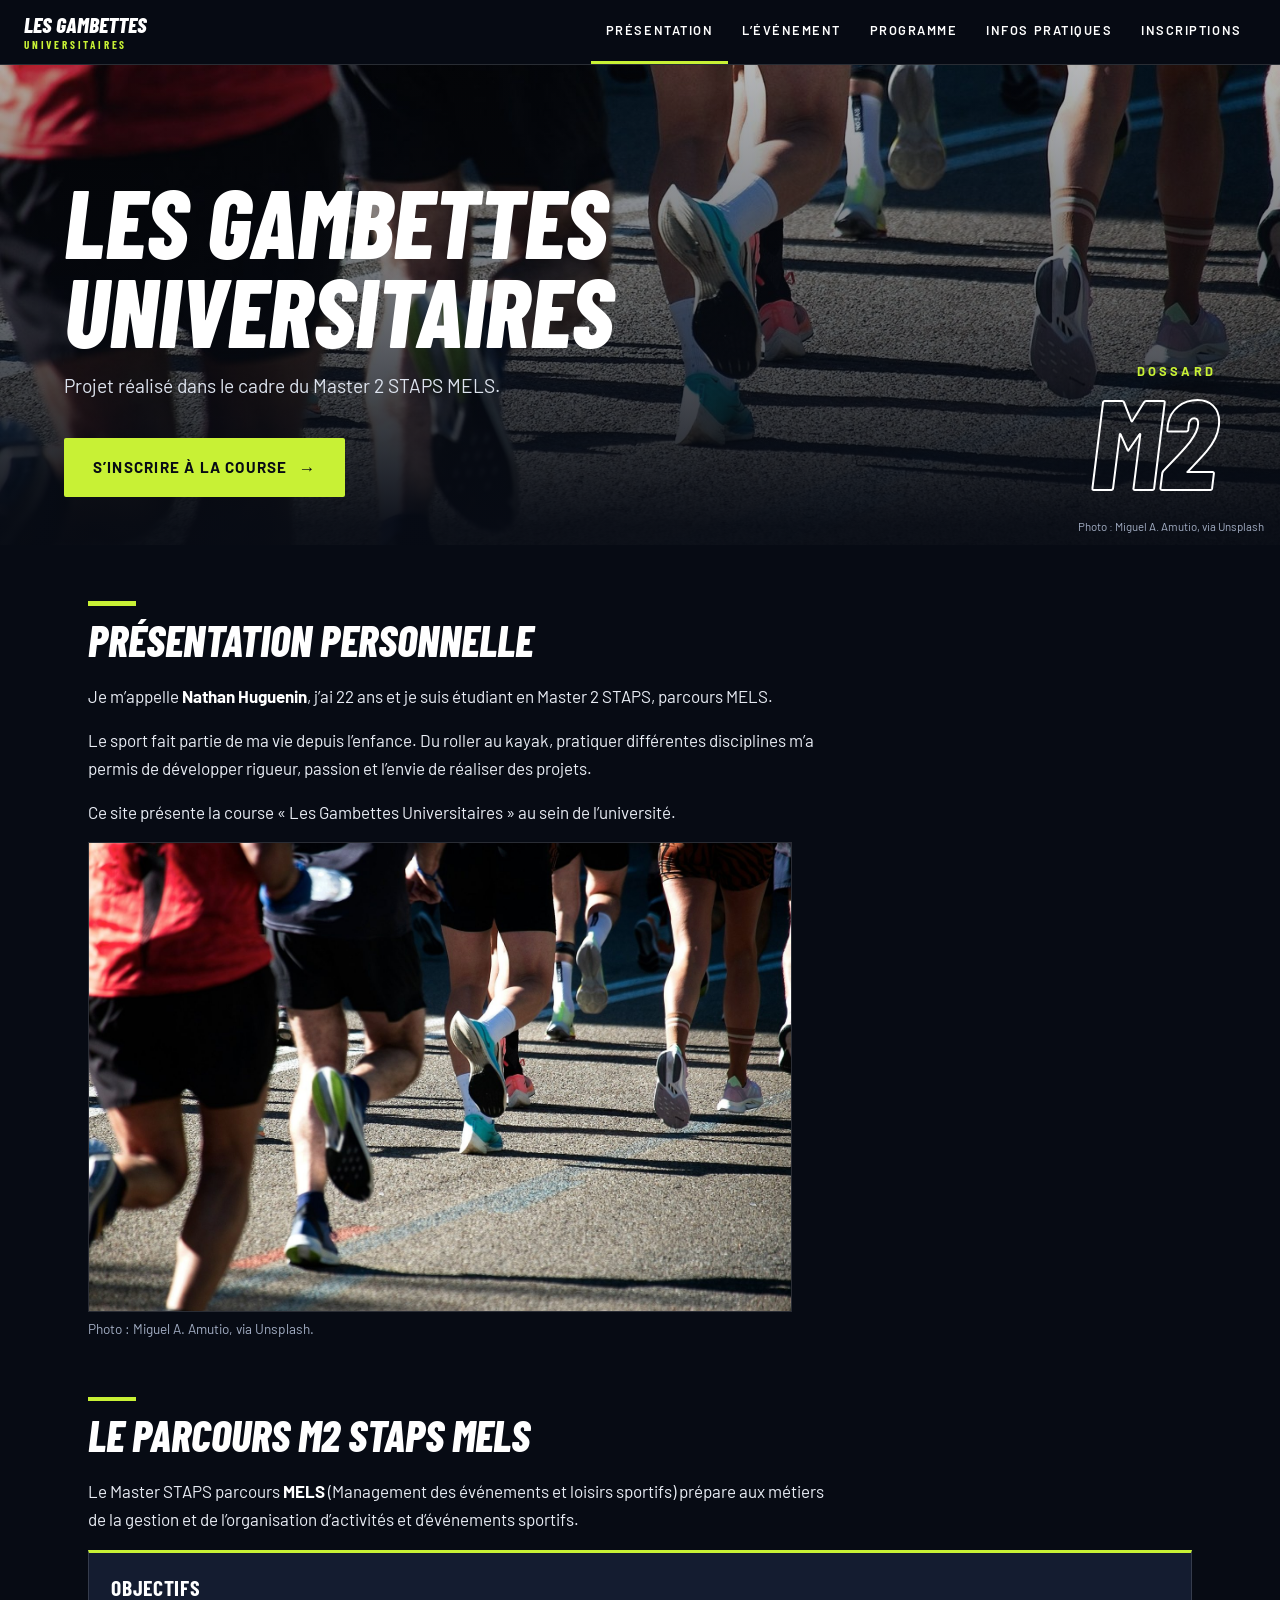
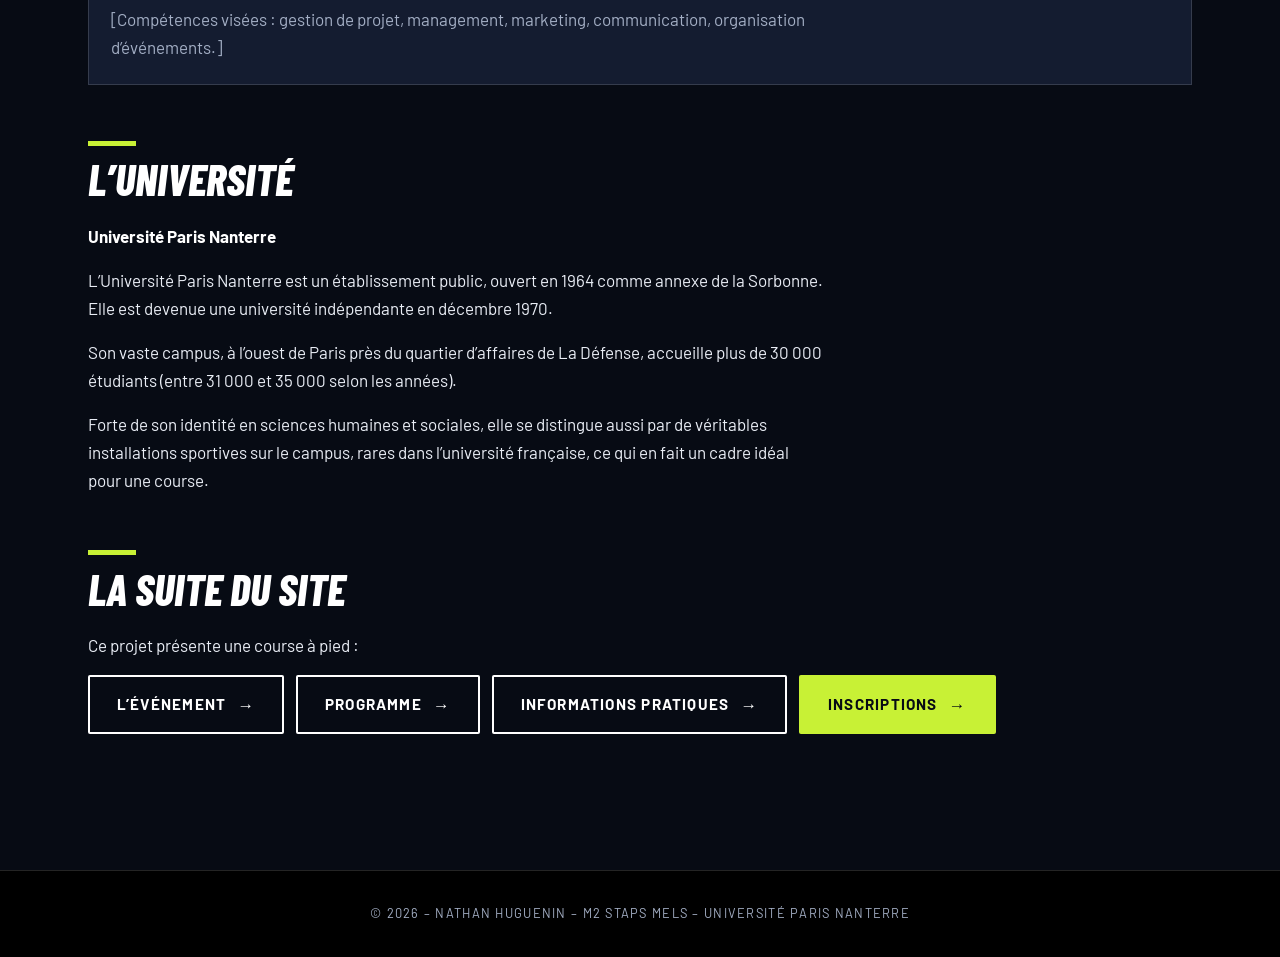
<file: index.html>
<!DOCTYPE html>
<html lang="fr">
<head>
<meta charset="UTF-8">
<meta name="viewport" content="width=device-width, initial-scale=1">
<title>Présentation – Les Gambettes Universitaires</title>
<link rel="preconnect" href="https://fonts.googleapis.com">
<link rel="stylesheet" href="https://fonts.googleapis.com/css2?family=Barlow:wght@400;500;600&family=Barlow+Condensed:ital,wght@0,700;0,800;1,800&display=swap">
<link rel="stylesheet" href="style.css">
</head>
<body>
<nav class="nav" aria-label="Navigation principale"><a class="marque" href="index.html">Les Gambettes<span>Universitaires</span></a><ul>
<li><a href="index.html" aria-current="page">Présentation</a></li>
<li><a href="evenement.html">L’événement</a></li>
<li><a href="programme.html">Programme</a></li>
<li><a href="infos.html">Infos pratiques</a></li>
<li><a href="inscriptions.html">Inscriptions</a></li>
</ul></nav>
<header class="hero hero--index"><div class="hero-inner">
  <div>
    <h1>Les Gambettes Universitaires</h1>
    <p>Projet réalisé dans le cadre du Master 2 STAPS MELS.</p>
    <a class="bouton" href="inscriptions.html">S’inscrire à la course</a>
  </div>
  <div class="dossard" aria-hidden="true"><small>Dossard</small><strong>M2</strong></div>
</div>
  <p class="credit">Photo : Miguel A. Amutio, via Unsplash</p>
</header>
<main>
  <section id="etudiant">
    <h2>Présentation personnelle</h2>
    <p>Je m’appelle <strong>Nathan Huguenin</strong>, j’ai 22 ans et je suis étudiant en Master 2 STAPS, parcours MELS.</p>
    <p>Le sport fait partie de ma vie depuis l’enfance. Du roller au kayak, pratiquer différentes disciplines m’a permis de développer rigueur, passion et l’envie de réaliser des projets.</p>
    <p>Ce site présente la course «&nbsp;Les Gambettes Universitaires&nbsp;» au sein de l’université.</p>
    <figure class="figure">
      <img src="images/coureurs-photo.jpg" alt="Coureurs vus de dos pendant une course sur route" width="1600" height="1066">
      <figcaption>Photo : Miguel A. Amutio, via Unsplash.</figcaption>
    </figure>
  </section>
  <section id="formation">
    <h2>Le parcours M2 STAPS MELS</h2>
    <p>Le Master STAPS parcours <strong>MELS</strong> (Management des événements et loisirs sportifs) prépare aux métiers de la gestion et de l’organisation d’activités et d’événements sportifs.</p>
    <div class="grille">
      <div class="bloc"><h3>Objectifs</h3><p>[Compétences visées : gestion de projet, management, marketing, communication, organisation d’événements.]</p></div>
      
    </div>
  </section>
  <section id="universite">
    <h2>L’université</h2>
    <p><strong>Université Paris Nanterre</strong></p>
    <p>L’Université Paris Nanterre est un établissement public, ouvert en 1964 comme annexe de la Sorbonne. Elle est devenue une université indépendante en décembre 1970.</p>
    <p>Son vaste campus, à l’ouest de Paris près du quartier d’affaires de La Défense, accueille plus de 30&nbsp;000 étudiants (entre 31&nbsp;000 et 35&nbsp;000 selon les années).</p>
    <p>Forte de son identité en sciences humaines et sociales, elle se distingue aussi par de véritables installations sportives sur le campus, rares dans l’université française, ce qui en fait un cadre idéal pour une course.</p>
  </section>
  <section>
    <h2>La suite du site</h2>
    <p>Ce projet présente une course à pied&nbsp;:</p>
    <div class="boutons">
      <a class="bouton bouton--sec" href="evenement.html">L’événement</a>
      <a class="bouton bouton--sec" href="programme.html">Programme</a>
      <a class="bouton bouton--sec" href="infos.html">Informations pratiques</a>
      <a class="bouton" href="inscriptions.html">Inscriptions</a>
    </div>
  </section>
</main>
<footer>© 2026 – Nathan Huguenin – M2 STAPS MELS – Université Paris Nanterre</footer>
</body>
</html>
</file>
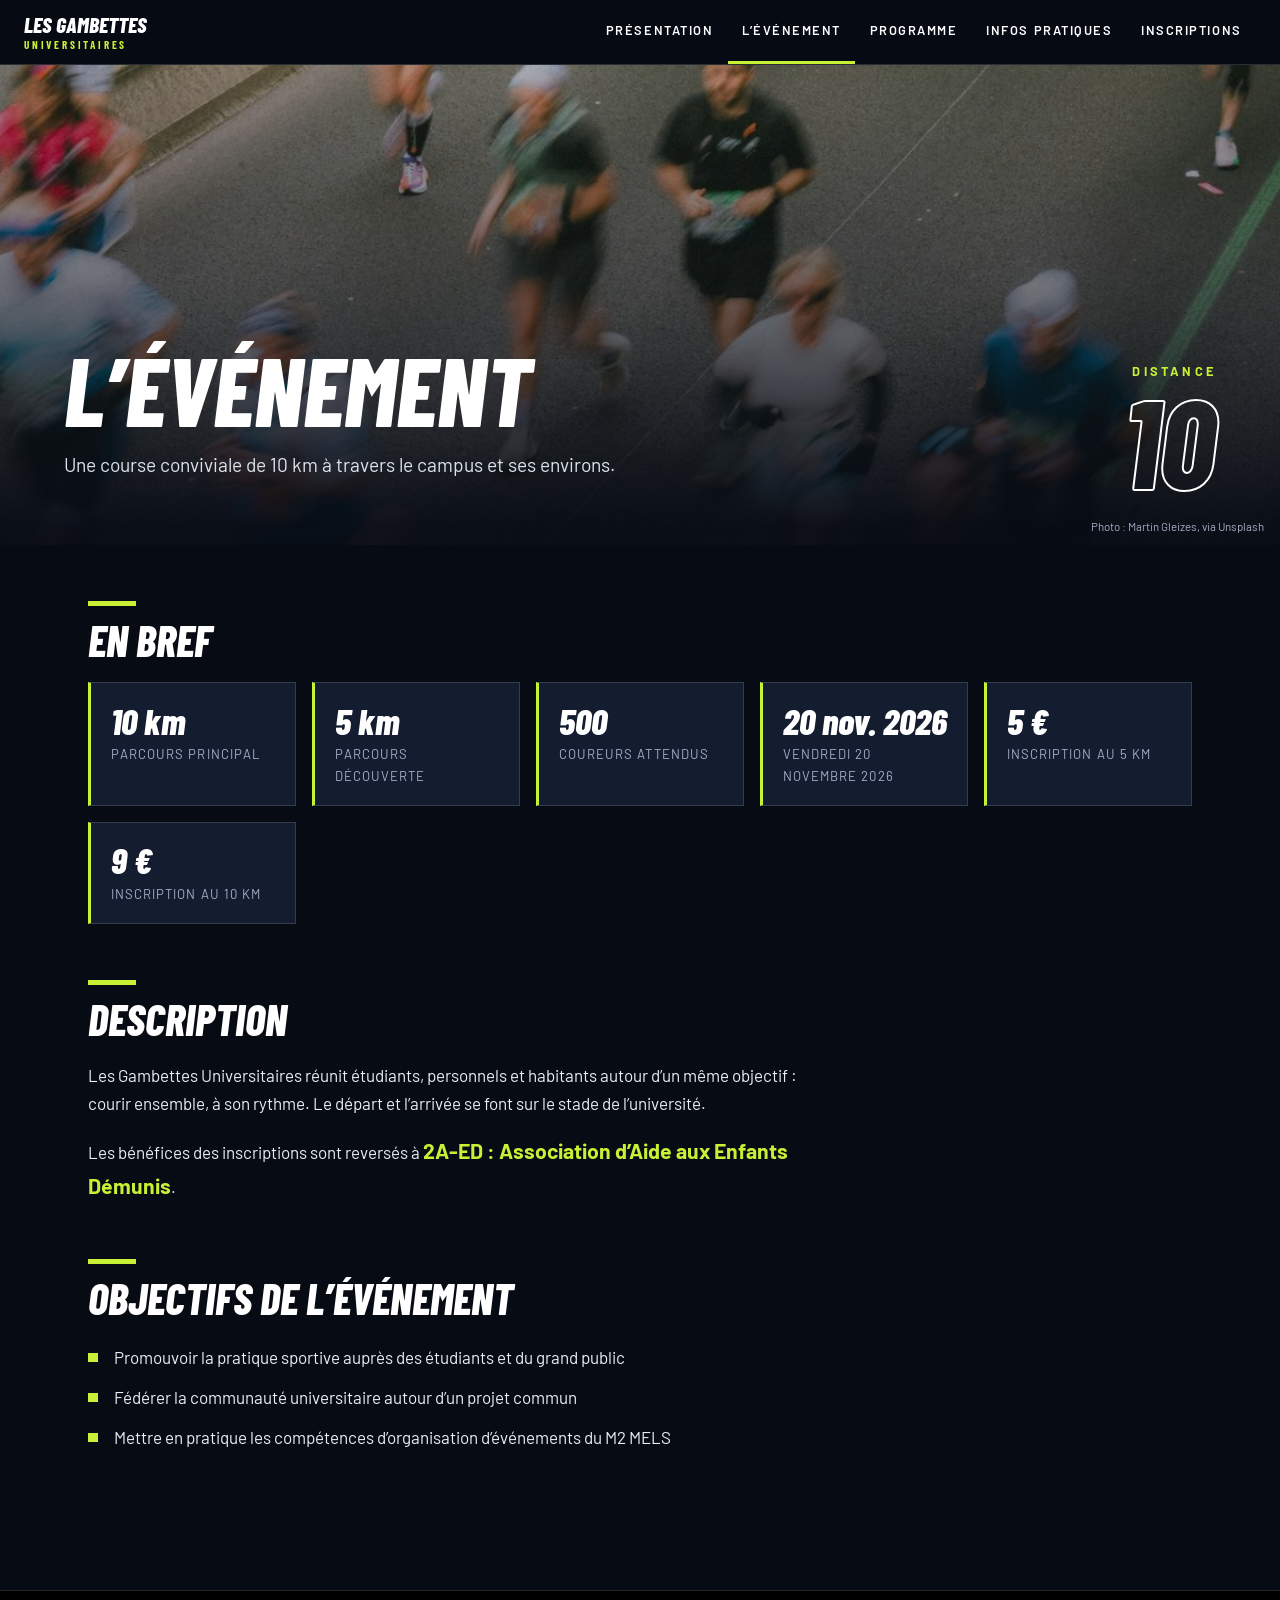
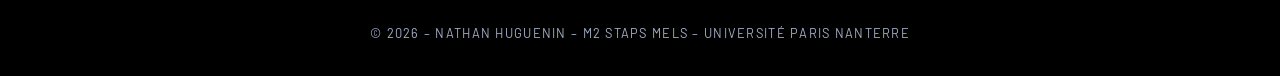
<file: evenement.html>
<!DOCTYPE html>
<html lang="fr">
<head>
<meta charset="UTF-8">
<meta name="viewport" content="width=device-width, initial-scale=1">
<title>L’événement – Les Gambettes Universitaires</title>
<link rel="preconnect" href="https://fonts.googleapis.com">
<link rel="stylesheet" href="https://fonts.googleapis.com/css2?family=Barlow:wght@400;500;600&family=Barlow+Condensed:ital,wght@0,700;0,800;1,800&display=swap">
<link rel="stylesheet" href="style.css">
</head>
<body>
<nav class="nav" aria-label="Navigation principale"><a class="marque" href="index.html">Les Gambettes<span>Universitaires</span></a><ul>
<li><a href="index.html">Présentation</a></li>
<li><a href="evenement.html" aria-current="page">L’événement</a></li>
<li><a href="programme.html">Programme</a></li>
<li><a href="infos.html">Infos pratiques</a></li>
<li><a href="inscriptions.html">Inscriptions</a></li>
</ul></nav>
<header class="hero hero--evenement"><div class="hero-inner">
  <div>
    <h1>L’événement</h1>
    <p>Une course conviviale de 10&nbsp;km à travers le campus et ses environs.</p>
  </div>
  <div class="dossard" aria-hidden="true"><small>Distance</small><strong>10</strong></div>
</div>
  <p class="credit">Photo : Martin Gleizes, via Unsplash</p>
</header>
<main>
  <section>
    <h2>En bref</h2>
    <div class="chiffres">
      <div class="chiffre"><strong>10 km</strong><span>Parcours principal</span></div>
      <div class="chiffre"><strong>5 km</strong><span>Parcours découverte</span></div>
      <div class="chiffre"><strong>500</strong><span>Coureurs attendus</span></div>
      <div class="chiffre"><strong>20 nov. 2026</strong><span>Vendredi 20 novembre 2026</span></div>
      <div class="chiffre"><strong>5 €</strong><span>Inscription au 5 km</span></div>
      <div class="chiffre"><strong>9 €</strong><span>Inscription au 10 km</span></div>
    </div>
  </section>
  <section>
    <h2>Description</h2>
    <p>Les Gambettes Universitaires réunit étudiants, personnels et habitants autour d’un même objectif&nbsp;: courir ensemble, à son rythme. Le départ et l’arrivée se font sur le stade de l’université.</p>
    <p>Les bénéfices des inscriptions sont reversés à <strong class="don">2A-ED&nbsp;: Association d’Aide aux Enfants Démunis</strong>.</p>
  </section>
  <section>
    <h2>Objectifs de l’événement</h2>
    <ul class="liste">
      <li>Promouvoir la pratique sportive auprès des étudiants et du grand public</li>
      <li>Fédérer la communauté universitaire autour d’un projet commun</li>
      <li>Mettre en pratique les compétences d’organisation d’événements du M2 MELS</li>
    </ul>
  </section>
</main>
<footer>© 2026 – Nathan Huguenin – M2 STAPS MELS – Université Paris Nanterre</footer>
</body>
</html>
</file>
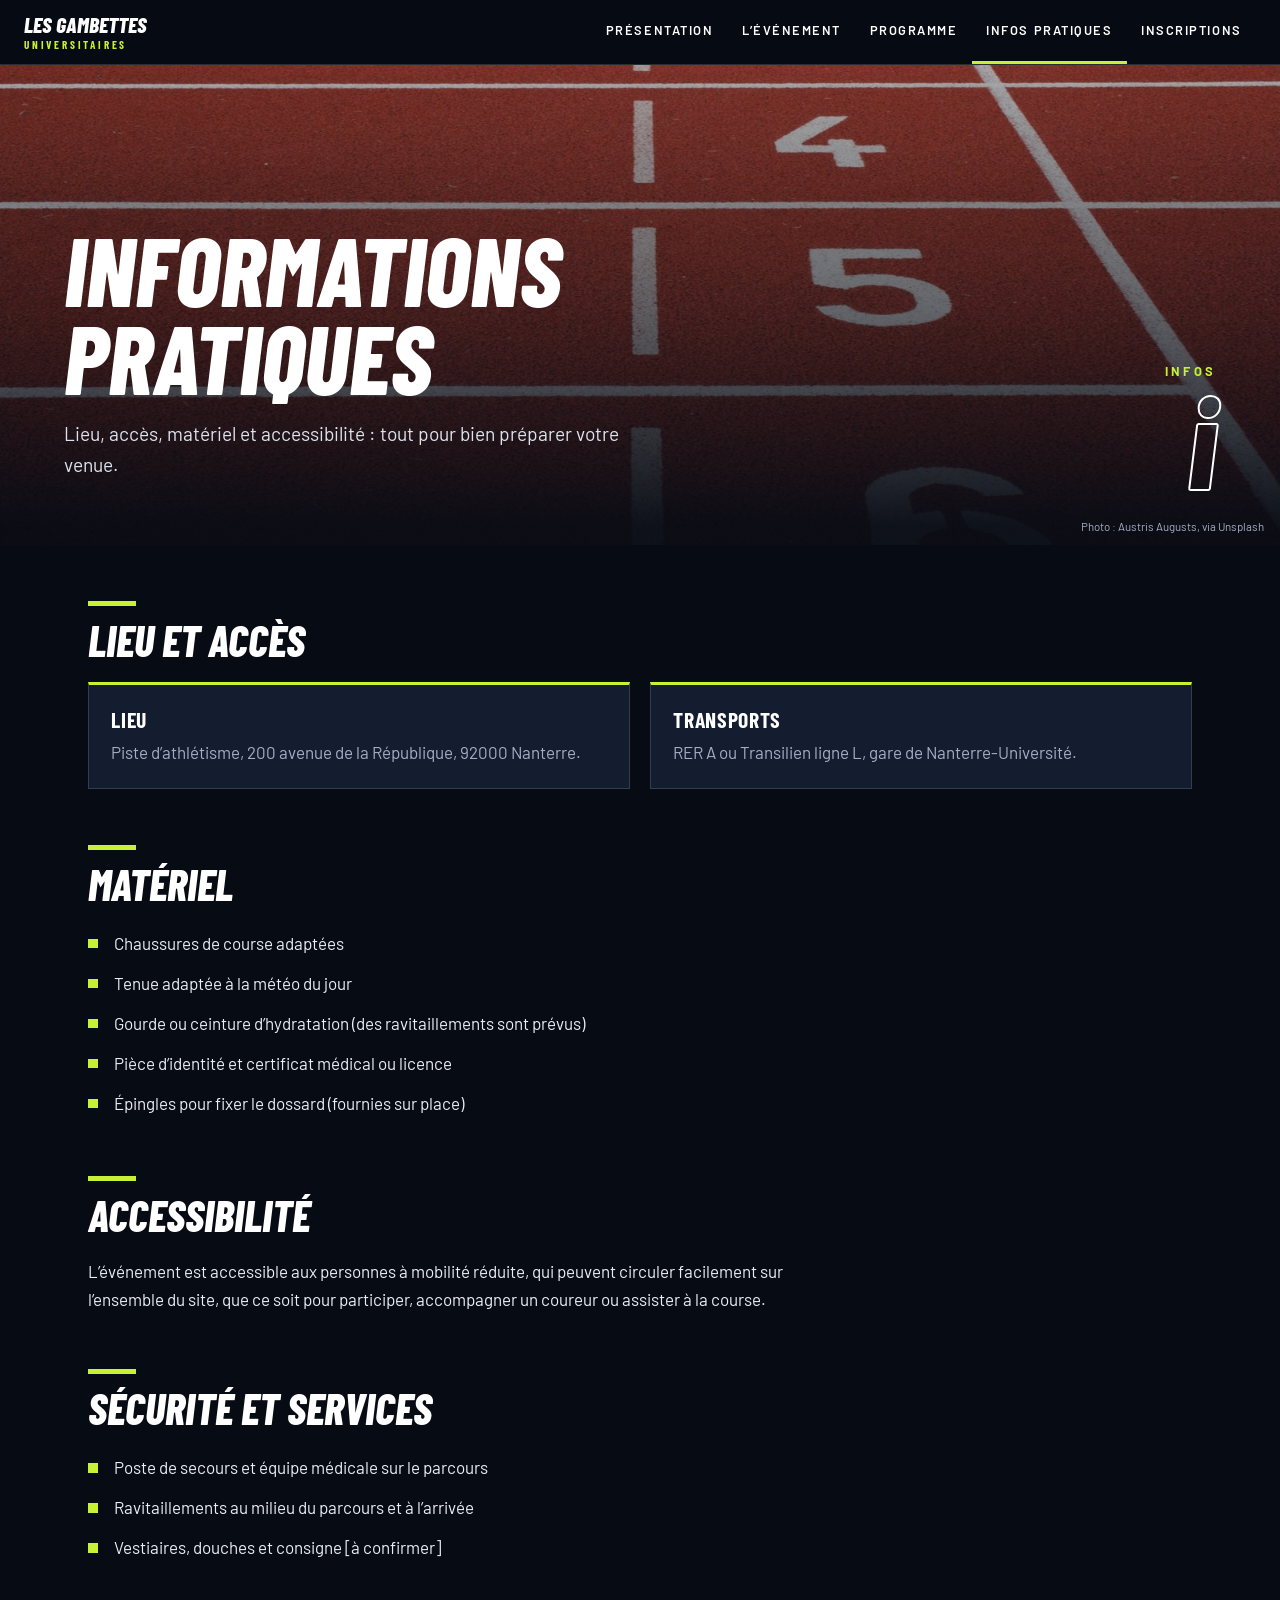
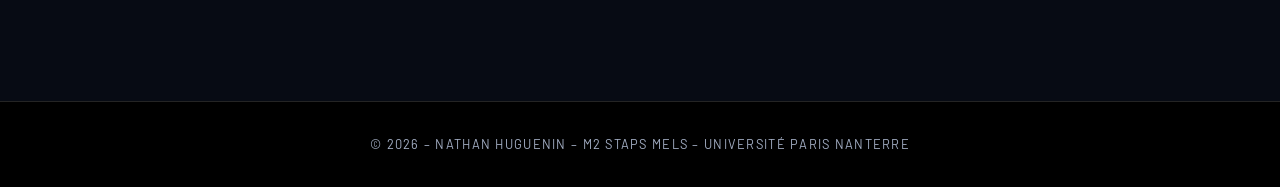
<file: infos.html>
<!DOCTYPE html>
<html lang="fr">
<head>
<meta charset="UTF-8">
<meta name="viewport" content="width=device-width, initial-scale=1">
<title>Informations pratiques – Les Gambettes Universitaires</title>
<link rel="preconnect" href="https://fonts.googleapis.com">
<link rel="stylesheet" href="https://fonts.googleapis.com/css2?family=Barlow:wght@400;500;600&family=Barlow+Condensed:ital,wght@0,700;0,800;1,800&display=swap">
<link rel="stylesheet" href="style.css">
</head>
<body>
<nav class="nav" aria-label="Navigation principale"><a class="marque" href="index.html">Les Gambettes<span>Universitaires</span></a><ul>
<li><a href="index.html">Présentation</a></li>
<li><a href="evenement.html">L’événement</a></li>
<li><a href="programme.html">Programme</a></li>
<li><a href="infos.html" aria-current="page">Infos pratiques</a></li>
<li><a href="inscriptions.html">Inscriptions</a></li>
</ul></nav>
<header class="hero hero--infos"><div class="hero-inner">
  <div>
    <h1>Informations pratiques</h1>
    <p>Lieu, accès, matériel et accessibilité : tout pour bien préparer votre venue.</p>
  </div>
  <div class="dossard" aria-hidden="true"><small>Infos</small><strong>i</strong></div>
</div>
  <p class="credit">Photo : Austris Augusts, via Unsplash</p>
</header>
<main>
  <section>
    <h2>Lieu et accès</h2>
    <div class="grille">
      <div class="bloc"><h3>Lieu</h3><p>Piste d’athlétisme, 200 avenue de la République, 92000 Nanterre.</p></div>
      <div class="bloc"><h3>Transports</h3><p>RER A ou Transilien ligne L, gare de Nanterre-Université.</p></div>
    </div>
  </section>
  <section>
    <h2>Matériel</h2>
    <ul class="liste">
      <li>Chaussures de course adaptées</li>
      <li>Tenue adaptée à la météo du jour</li>
      <li>Gourde ou ceinture d’hydratation (des ravitaillements sont prévus)</li>
      <li>Pièce d’identité et certificat médical ou licence</li>
      <li>Épingles pour fixer le dossard (fournies sur place)</li>
    </ul>
  </section>
  <section>
    <h2>Accessibilité</h2>
    <p>L’événement est accessible aux personnes à mobilité réduite, qui peuvent circuler facilement sur l’ensemble du site, que ce soit pour participer, accompagner un coureur ou assister à la course.</p>
  </section>
  <section>
    <h2>Sécurité et services</h2>
    <ul class="liste">
      <li>Poste de secours et équipe médicale sur le parcours</li>
      <li>Ravitaillements au milieu du parcours et à l’arrivée</li>
      <li>Vestiaires, douches et consigne [à confirmer]</li>
    </ul>
  </section>
</main>
<footer>© 2026 – Nathan Huguenin – M2 STAPS MELS – Université Paris Nanterre</footer>
</body>
</html>
</file>
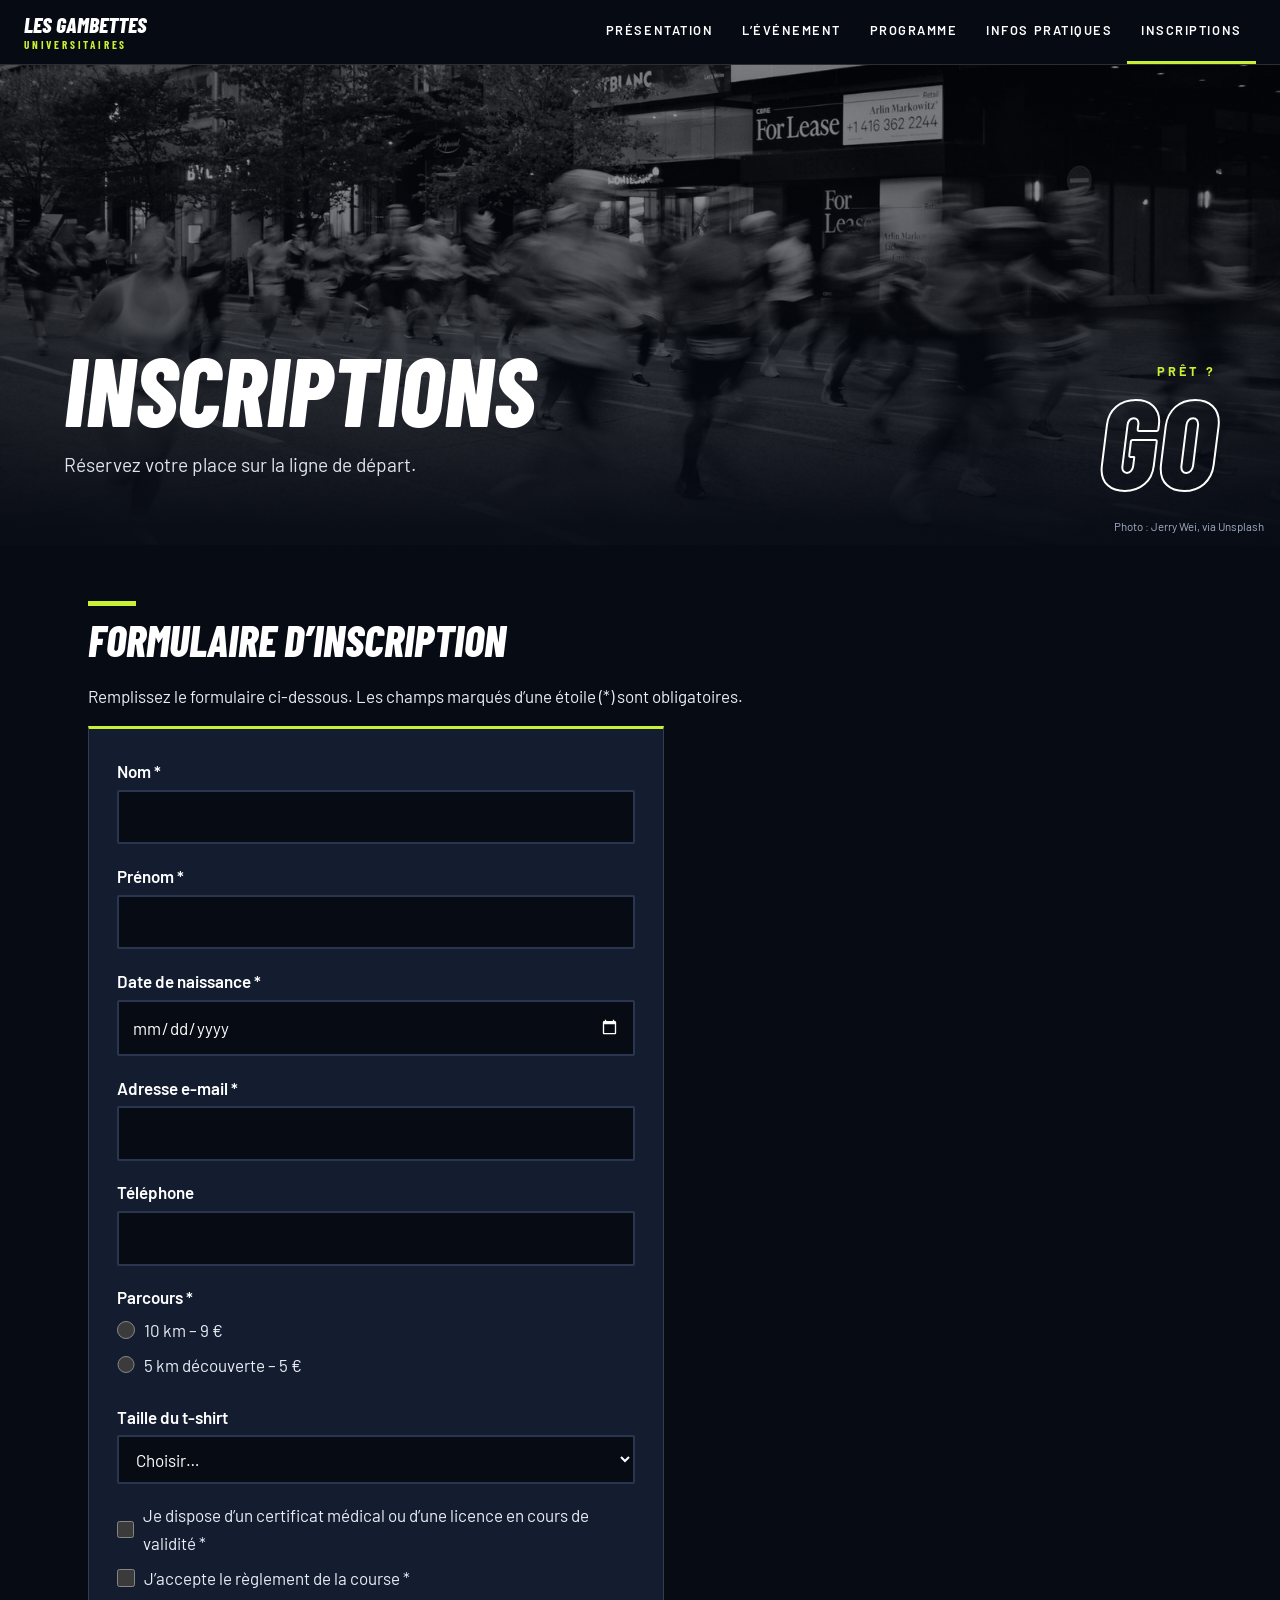
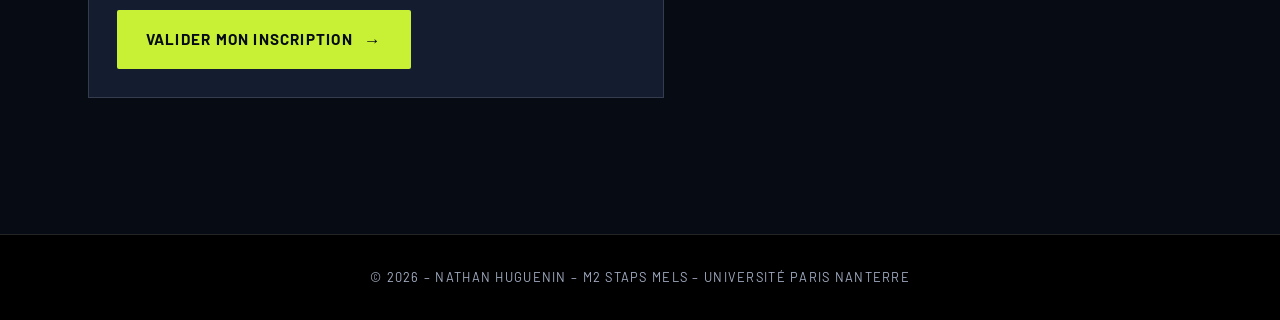
<file: inscriptions.html>
<!DOCTYPE html>
<html lang="fr">
<head>
<meta charset="UTF-8">
<meta name="viewport" content="width=device-width, initial-scale=1">
<title>Inscriptions – Les Gambettes Universitaires</title>
<link rel="preconnect" href="https://fonts.googleapis.com">
<link rel="stylesheet" href="https://fonts.googleapis.com/css2?family=Barlow:wght@400;500;600&family=Barlow+Condensed:ital,wght@0,700;0,800;1,800&display=swap">
<link rel="stylesheet" href="style.css">
</head>
<body>
<nav class="nav" aria-label="Navigation principale"><a class="marque" href="index.html">Les Gambettes<span>Universitaires</span></a><ul>
<li><a href="index.html">Présentation</a></li>
<li><a href="evenement.html">L’événement</a></li>
<li><a href="programme.html">Programme</a></li>
<li><a href="infos.html">Infos pratiques</a></li>
<li><a href="inscriptions.html" aria-current="page">Inscriptions</a></li>
</ul></nav>
<header class="hero hero--inscriptions"><div class="hero-inner">
  <div>
    <h1>Inscriptions</h1>
    <p>Réservez votre place sur la ligne de départ.</p>
  </div>
  <div class="dossard" aria-hidden="true"><small>Prêt ?</small><strong>GO</strong></div>
</div>
  <p class="credit">Photo : Jerry Wei, via Unsplash</p>
</header>
<main>
  <section>
    <h2>Formulaire d’inscription</h2>
    <p>Remplissez le formulaire ci-dessous. Les champs marqués d’une étoile (*) sont obligatoires.</p>
    <form class="formulaire" action="#" method="post">
      <div class="champ"><label for="nom">Nom *</label><input type="text" id="nom" name="nom" required autocomplete="family-name"></div>
      <div class="champ"><label for="prenom">Prénom *</label><input type="text" id="prenom" name="prenom" required autocomplete="given-name"></div>
      <div class="champ"><label for="naissance">Date de naissance *</label><input type="date" id="naissance" name="naissance" required></div>
      <div class="champ"><label for="email">Adresse e-mail *</label><input type="email" id="email" name="email" required autocomplete="email"></div>
      <div class="champ"><label for="tel">Téléphone</label><input type="tel" id="tel" name="tel" autocomplete="tel"></div>
      <fieldset class="choix">
        <legend>Parcours *</legend>
        <label><input type="radio" name="parcours" value="10km" required> 10&nbsp;km – 9&nbsp;€</label>
        <label><input type="radio" name="parcours" value="5km"> 5&nbsp;km découverte – 5&nbsp;€</label>
      </fieldset>
      <div class="champ">
        <label for="taille">Taille du t-shirt</label>
        <select id="taille" name="taille">
          <option value="">Choisir…</option><option>S</option><option>M</option><option>L</option><option>XL</option>
        </select>
      </div>
      <div class="choix champ">
        <label><input type="checkbox" name="certificat" required> Je dispose d’un certificat médical ou d’une licence en cours de validité *</label>
        <label><input type="checkbox" name="reglement" required> J’accepte le règlement de la course *</label>
      </div>
      <button class="bouton" type="submit">Valider mon inscription</button>
    </form>
  </section>
</main>
<footer>© 2026 – Nathan Huguenin – M2 STAPS MELS – Université Paris Nanterre</footer>
</body>
</html>
</file>
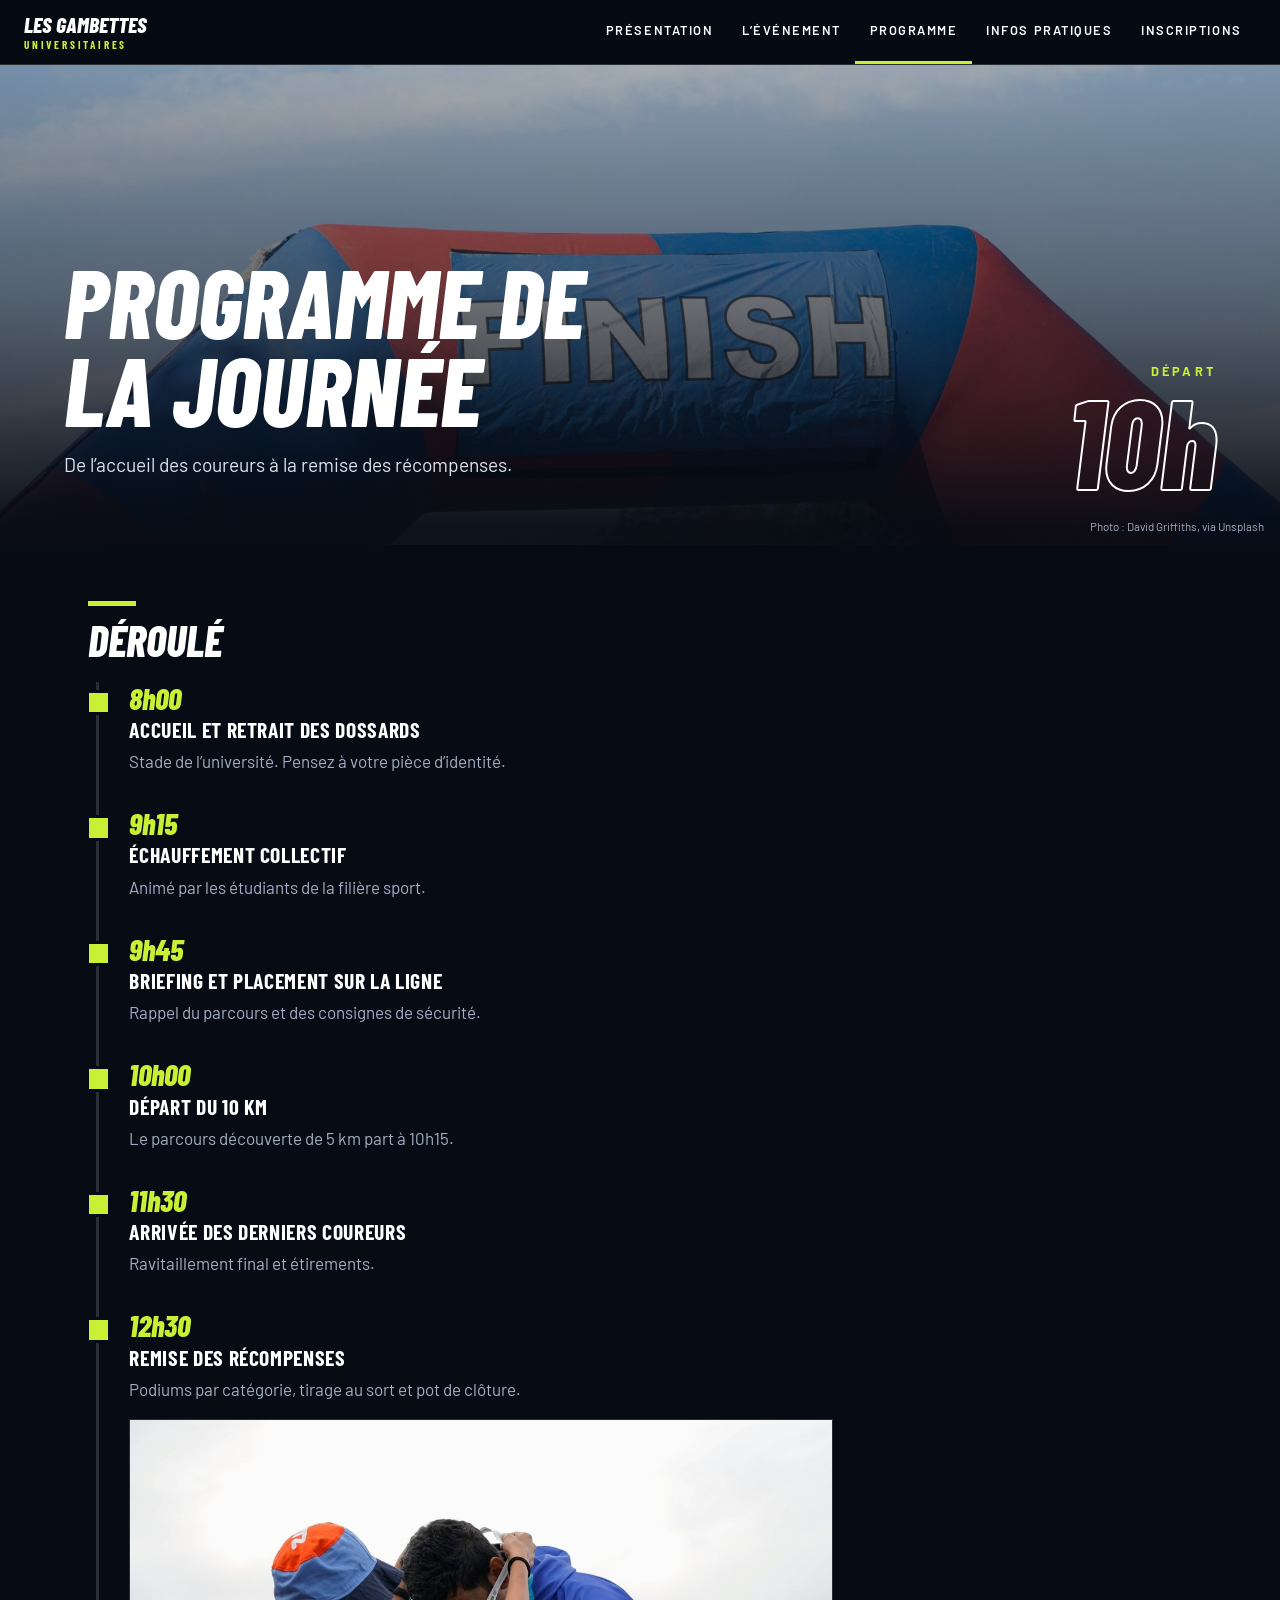
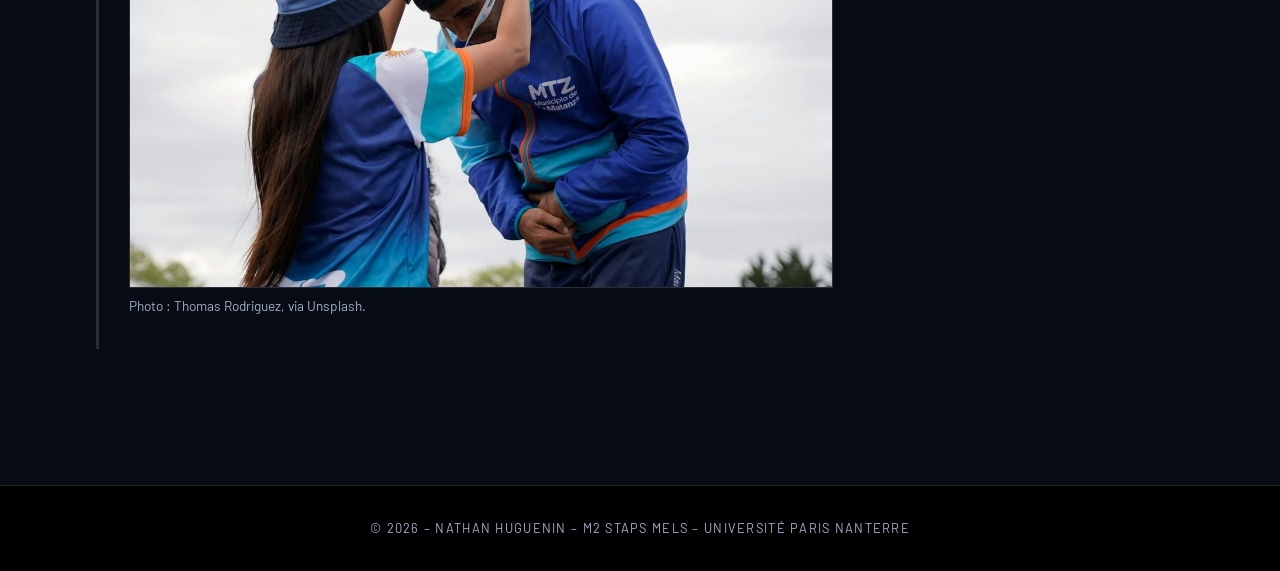
<file: programme.html>
<!DOCTYPE html>
<html lang="fr">
<head>
<meta charset="UTF-8">
<meta name="viewport" content="width=device-width, initial-scale=1">
<title>Programme – Les Gambettes Universitaires</title>
<link rel="preconnect" href="https://fonts.googleapis.com">
<link rel="stylesheet" href="https://fonts.googleapis.com/css2?family=Barlow:wght@400;500;600&family=Barlow+Condensed:ital,wght@0,700;0,800;1,800&display=swap">
<link rel="stylesheet" href="style.css">
</head>
<body>
<nav class="nav" aria-label="Navigation principale"><a class="marque" href="index.html">Les Gambettes<span>Universitaires</span></a><ul>
<li><a href="index.html">Présentation</a></li>
<li><a href="evenement.html">L’événement</a></li>
<li><a href="programme.html" aria-current="page">Programme</a></li>
<li><a href="infos.html">Infos pratiques</a></li>
<li><a href="inscriptions.html">Inscriptions</a></li>
</ul></nav>
<header class="hero hero--programme"><div class="hero-inner">
  <div>
    <h1>Programme de la journée</h1>
    <p>De l’accueil des coureurs à la remise des récompenses.</p>
  </div>
  <div class="dossard" aria-hidden="true"><small>Départ</small><strong>10h</strong></div>
</div>
  <p class="credit">Photo : David Griffiths, via Unsplash</p>
</header>
<main>
  <section>
    <h2>Déroulé</h2>
    <ol class="deroule">
      <li><time datetime="08:00">8h00</time><h3>Accueil et retrait des dossards</h3><p>Stade de l’université. Pensez à votre pièce d’identité.</p></li>
      <li><time datetime="09:15">9h15</time><h3>Échauffement collectif</h3><p>Animé par les étudiants de la filière sport.</p></li>
      <li><time datetime="09:45">9h45</time><h3>Briefing et placement sur la ligne</h3><p>Rappel du parcours et des consignes de sécurité.</p></li>
      <li><time datetime="10:00">10h00</time><h3>Départ du 10&nbsp;km</h3><p>Le parcours découverte de 5&nbsp;km part à 10h15.</p></li>
      <li><time datetime="11:30">11h30</time><h3>Arrivée des derniers coureurs</h3><p>Ravitaillement final et étirements.</p></li>
      <li><time datetime="12:30">12h30</time><h3>Remise des récompenses</h3><p>Podiums par catégorie, tirage au sort et pot de clôture.</p>
        <figure class="figure figure--medaille">
          <img src="images/remise-recompenses.jpg" alt="Une bénévole remet une médaille à un coureur sur le podium" width="1200" height="1800">
          <figcaption>Photo : Thomas Rodriguez, via Unsplash.</figcaption>
        </figure>
      </li>
    </ol>
  </section>
</main>
<footer>© 2026 – Nathan Huguenin – M2 STAPS MELS – Université Paris Nanterre</footer>
</body>
</html>
</file>
<file: style.css>
/* Les Gambettes Universitaire – direction artistique inspirée de l’UTMB :
   fond sombre, titres condensés en capitales italiques, grandes photos plein écran, accent « volt ». */
:root{
  --noir:#070B14; --nuit:#0E1526; --carte:#141C30; --trait:rgba(255,255,255,.14);
  --texte:#E9EDF5; --gris:#A3AEC4; --volt:#C8F135; --blanc:#FFFFFF;
  --titre:"Barlow Condensed","Arial Narrow",Arial,sans-serif;
  --corps:"Barlow","Helvetica Neue",Arial,sans-serif;
  color-scheme:dark;
}
*{box-sizing:border-box;margin:0;padding:0}
html{scroll-behavior:smooth}
body{font-family:var(--corps);font-size:1.0625rem;line-height:1.65;color:var(--texte);background:var(--noir)}
a{color:var(--volt)}
a:focus-visible,button:focus-visible,input:focus-visible,select:focus-visible{outline:3px solid var(--volt);outline-offset:3px}

/* Navigation */
.nav{position:sticky;top:0;z-index:20;display:flex;align-items:center;gap:2rem;flex-wrap:wrap;padding:0 1.5rem;
  background:rgba(7,11,20,.92);backdrop-filter:blur(8px);border-bottom:1px solid var(--trait)}
.marque{font-family:var(--titre);font-weight:800;font-style:italic;text-transform:uppercase;font-size:1.35rem;line-height:1;
  color:var(--blanc);text-decoration:none;padding:.85rem 0}
.marque span{display:block;margin-top:.2rem;font-style:normal;font-weight:700;font-size:.7rem;letter-spacing:.25em;color:var(--volt)}
.nav ul{list-style:none;display:flex;margin-left:auto;overflow-x:auto}
.nav li a{display:block;padding:1.25rem .9rem;color:var(--blanc);text-decoration:none;text-transform:uppercase;
  font-size:.8rem;font-weight:600;letter-spacing:.12em;white-space:nowrap;border-bottom:3px solid transparent}
.nav li a:hover{color:var(--volt)}
.nav li a[aria-current="page"]{border-bottom-color:var(--volt)}

/* En-tête plein écran avec photo */
.hero{position:relative;display:flex;align-items:flex-end;min-height:30rem;padding:5rem 1.5rem 3rem;color:var(--blanc);
  background:var(--nuit) center/cover no-repeat}
.hero::before{content:"";position:absolute;inset:0;
  background:linear-gradient(to top,rgba(7,11,20,.97) 4%,rgba(7,11,20,.6) 50%,rgba(7,11,20,.3))}
.hero--index{background-image:url(images/coureurs-photo.jpg)}
.hero--evenement{background-image:url(images/coureurs-vue-dessus.jpg);background-position:center 55%}
.hero--programme{background-image:url(images/arrivee-photo.jpg);background-position:center 35%}
.hero--infos{background-image:url(images/piste-athletisme.jpg)}
.hero--inscriptions{background-image:url(images/coureurs-ville.jpg);background-position:center 62%}
.hero-inner{position:relative;width:100%;max-width:72rem;margin:0 auto;display:flex;align-items:flex-end;justify-content:space-between;gap:2rem;flex-wrap:wrap}
.hero h1{font-family:var(--titre);font-weight:800;font-style:italic;text-transform:uppercase;
  font-size:clamp(2.8rem,8vw,6rem);line-height:.92;max-width:14ch}
.hero p{margin-top:1rem;max-width:36rem;font-size:1.2rem;color:#DDE3EE}
.hero .bouton{margin-top:1.25rem}
.dossard{text-align:right}
.dossard small{display:block;font-size:.8rem;font-weight:700;letter-spacing:.25em;text-transform:uppercase;color:var(--volt)}
.dossard strong{display:block;font-family:var(--titre);font-style:italic;font-weight:800;font-size:clamp(4.5rem,12vw,8rem);line-height:.9;
  color:transparent;-webkit-text-stroke:2px var(--blanc)}
.credit{position:absolute;right:1rem;bottom:.6rem;margin:0!important;font-size:.72rem!important;color:var(--gris)!important;z-index:1}

/* Contenu */
main{max-width:72rem;margin:0 auto;padding:3.5rem 1.5rem 5rem}
section{margin-bottom:3.5rem}
h2{font-family:var(--titre);font-weight:800;font-style:italic;text-transform:uppercase;font-size:clamp(1.9rem,4vw,2.7rem);line-height:1;margin-bottom:1.25rem;color:var(--blanc)}
h2::before{content:"";display:block;width:3rem;height:.3rem;margin-bottom:.8rem;background:var(--volt)}
h3{font-family:var(--titre);font-weight:700;text-transform:uppercase;letter-spacing:.03em;font-size:1.35rem;line-height:1.15;margin-bottom:.35rem;color:var(--blanc)}
p{max-width:46rem;margin-bottom:1rem}
p strong{color:var(--blanc)}
.grille{display:grid;grid-template-columns:repeat(auto-fit,minmax(16rem,1fr));gap:1.25rem}
.bloc{background:var(--carte);border:1px solid var(--trait);border-top:3px solid var(--volt);padding:1.4rem}
.bloc p{margin:0;color:var(--gris)}
.chiffres{display:grid;grid-template-columns:repeat(auto-fit,minmax(13rem,1fr));gap:1rem}
.chiffre{background:var(--carte);border:1px solid var(--trait);border-left:3px solid var(--volt);padding:1.1rem 1.25rem}
.chiffre strong{display:block;font-family:var(--titre);font-style:italic;font-weight:800;font-size:2.3rem;line-height:1.05;color:var(--blanc)}
.chiffre span{display:block;margin-top:.3rem;font-size:.82rem;text-transform:uppercase;letter-spacing:.08em;color:var(--gris)}
ul.liste{list-style:none;max-width:46rem;margin:0 0 1rem}
ul.liste li{position:relative;padding:.2rem 0 .2rem 1.6rem;margin-bottom:.35rem}
ul.liste li::before{content:"";position:absolute;left:0;top:.8rem;width:.6rem;height:.6rem;background:var(--volt)}
.don{font-size:1.25em;color:var(--volt)}

/* Programme : frise chronologique */
.deroule{list-style:none;border-left:3px solid var(--trait);margin-left:.5rem}
.deroule li{position:relative;padding:0 0 2rem 1.9rem}
.deroule li::before{content:"";position:absolute;left:-.8rem;top:.5rem;width:1.2rem;height:1.2rem;background:var(--volt);border:3px solid var(--noir)}
.deroule time{font-family:var(--titre);font-style:italic;font-weight:800;font-size:1.9rem;line-height:1.1;color:var(--volt)}
.deroule p{margin:0;color:var(--gris)}
.deroule .figure{margin:1rem 0 0}

/* Images */
.figure{margin:0 0 2rem;max-width:44rem}
.figure img{display:block;width:100%;height:auto;border:1px solid var(--trait)}
.figure figcaption{margin-top:.4rem;font-size:.85rem;color:var(--gris)}
.figure--medaille img{aspect-ratio:3/2;object-fit:cover;object-position:50% 45%}

/* Boutons */
.bouton{display:inline-flex;align-items:center;gap:.7rem;padding:1rem 1.8rem;border:0;border-radius:2px;cursor:pointer;
  font:inherit;font-weight:700;font-size:.95rem;text-transform:uppercase;letter-spacing:.08em;text-decoration:none;
  background:var(--volt);color:var(--noir)}
.bouton::after{content:"→";font-size:1.1em}
.bouton:hover{background:var(--blanc);color:var(--noir)}
.bouton--sec{background:transparent;color:var(--blanc);box-shadow:inset 0 0 0 2px var(--blanc)}
.bouton--sec:hover{background:var(--blanc);color:var(--noir)}
.boutons{display:flex;flex-wrap:wrap;gap:.75rem}

/* Formulaire */
.formulaire{max-width:36rem;padding:1.75rem;background:var(--carte);border:1px solid var(--trait);border-top:3px solid var(--volt)}
.formulaire .champ{margin-bottom:1.1rem}
.formulaire label,.formulaire legend{display:block;margin-bottom:.3rem;font-weight:600;color:var(--blanc)}
.formulaire input[type=text],.formulaire input[type=email],.formulaire input[type=date],.formulaire input[type=tel],.formulaire select{
  width:100%;padding:.7rem .8rem;font:inherit;color:var(--blanc);background:var(--noir);border:2px solid #2A3550;border-radius:2px}
.formulaire input:focus,.formulaire select:focus{border-color:var(--volt)}
.formulaire fieldset{border:0;margin-bottom:1.1rem}
.formulaire .choix label{display:flex;gap:.6rem;align-items:center;margin-bottom:.4rem;font-weight:400;color:var(--texte)}
.formulaire input[type=radio],.formulaire input[type=checkbox]{accent-color:var(--volt);width:1.1rem;height:1.1rem}

footer{padding:2rem 1.5rem;text-align:center;font-size:.8rem;text-transform:uppercase;letter-spacing:.1em;color:var(--gris);background:#000;border-top:1px solid var(--trait)}

@media (max-width:40rem){
  .nav{gap:0}.nav ul{margin-left:0;width:100%}
  .hero{min-height:26rem;padding:4rem 1.25rem 2.5rem}
  .dossard{text-align:left}
}
@media (prefers-reduced-motion:reduce){html{scroll-behavior:auto}}
</file>
